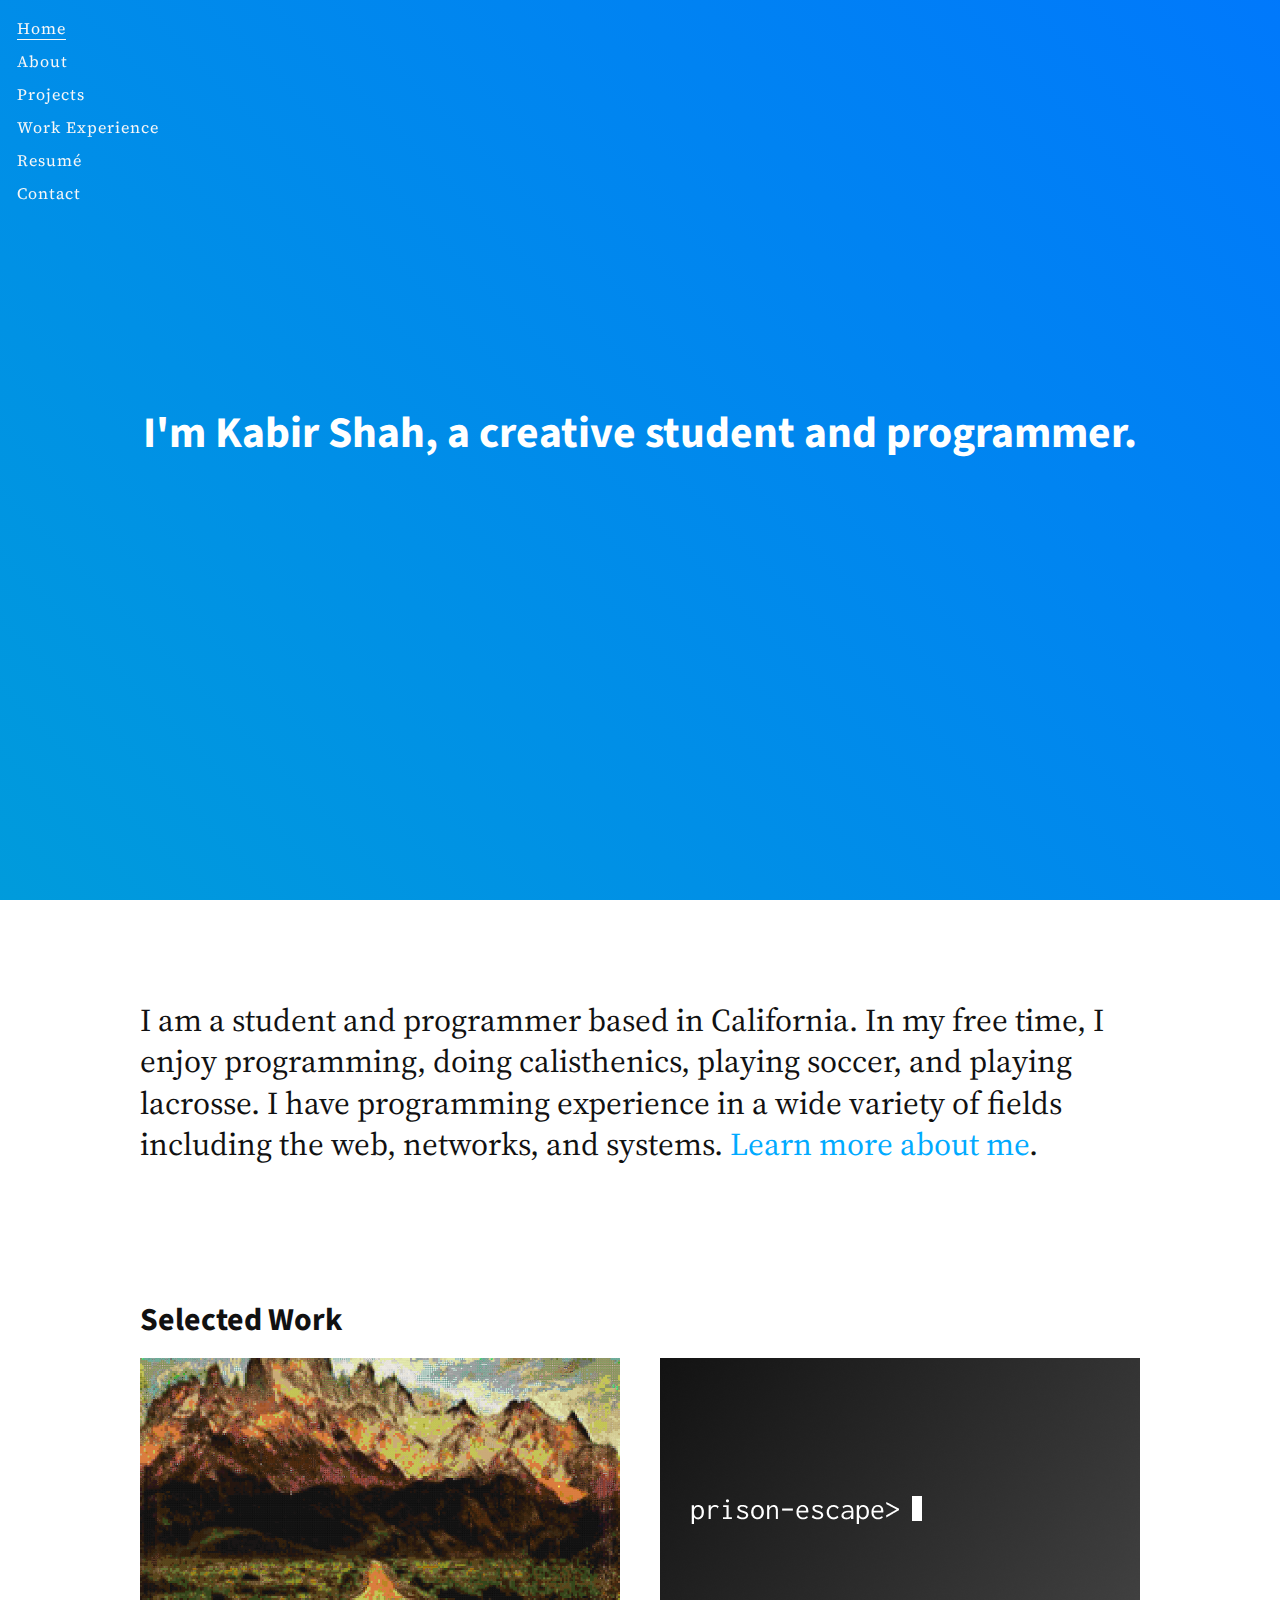
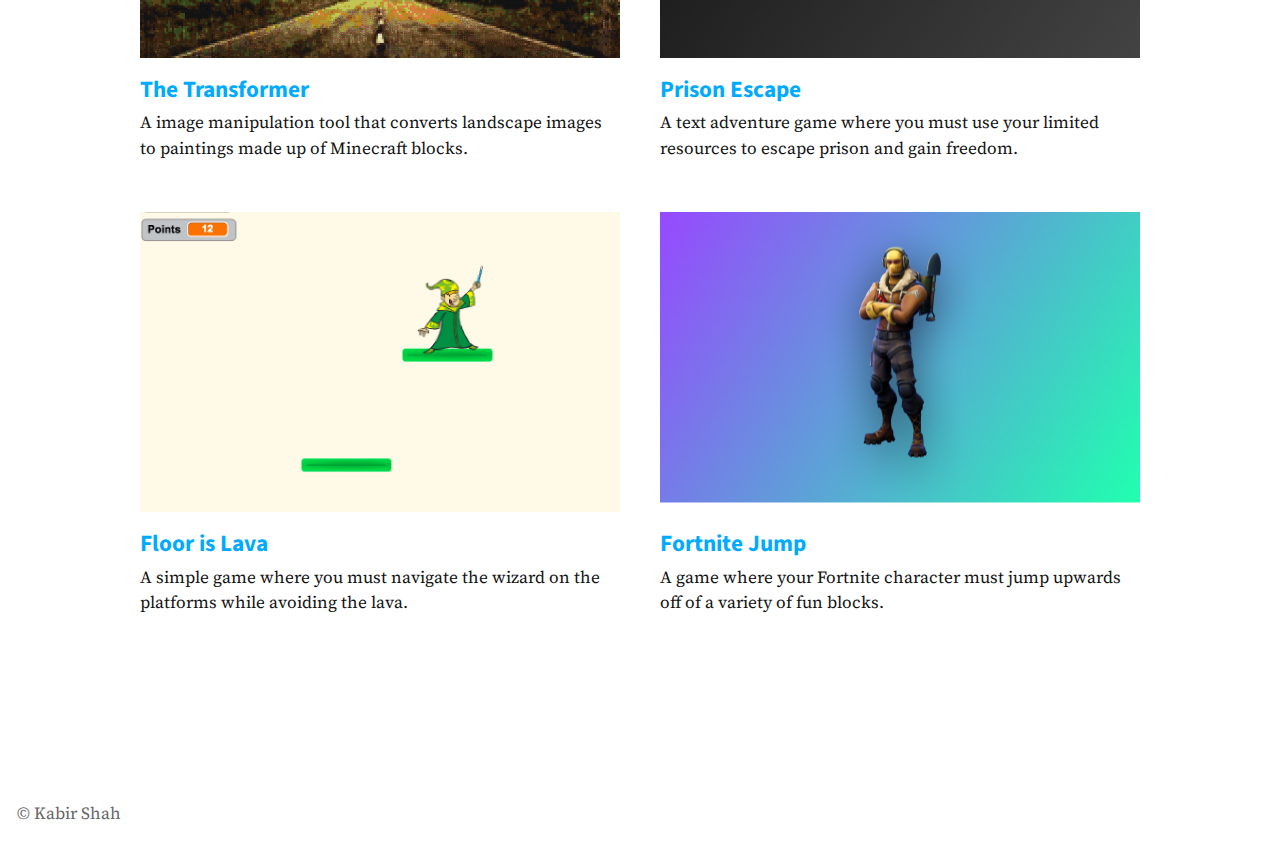
<file: index.html>
<!DOCTYPE html>
<html>
   <head>
      <meta charset="UTF-8" />
      <meta http-equiv="X-UA-Compatible" content="IE=edge" />
      <meta name="viewport" content="width=device-width, initial-scale=1" />
      <meta name="author" content="Kabir Shah" />

      <title>Kabir Shah</title>

      <link
         href="https://fonts.googleapis.com/css?family=Source+Serif+Pro|Source+Sans+Pro:700"
         rel="stylesheet"
      />
      <link rel="stylesheet" href="./css/styles.css" type="text/css" />
      <link rel="stylesheet" href="./css/index.css" type="text/css" />
   </head>
   <body>
      <ul class="nav">
         <li><a href="./index.html" class="nav-active">Home</a></li>
         <li><a href="./Shah_about.html">About</a></li>
         <li><a href="./Shah_projects.html">Projects</a></li>
         <li><a href="./Shah_work_experience.html">Work Experience</a></li>
         <li><a href="./Shah_resume.html">Resumé</a></li>
         <li><a href="./Shah_contact.html">Contact</a></li>
      </ul>

      <div class="head">
         <div class="head-content">
            <h1>I'm Kabir Shah, a creative student and programmer.</h1>
         </div>
      </div>

      <div class="about container">
         <div class="about-content">
            <h3>
               I am a student and programmer based in California. In my free
               time, I enjoy programming, doing calisthenics, playing soccer,
               and playing lacrosse. I have programming experience in a wide
               variety of fields including the web, networks, and systems.
               <a href="./Shah_about.html">Learn more about me</a>.
            </h3>
         </div>
      </div>

      <div class="projects container">
         <h3>Selected Work</h3>
         <div class="project-row">
            <div class="project">
               <div id="transformer" class="project-img"></div>
               <div class="project-body">
                  <h5>
                     <a
                        href="https://docs.google.com/document/d/13wYG18P2NYIi_PGDrgQmSY7dYRZlRX-B2qSr_Qr5CoM/edit?usp=sharing"
                        target="_blank"
                        >The Transformer</a
                     >
                  </h5>
                  <p>
                     A image manipulation tool that converts landscape images to
                     paintings made up of Minecraft blocks.
                  </p>
               </div>
            </div>
            <div class="project">
               <div id="prison-escape" class="project-img"></div>
               <div class="project-body">
                  <h5>
                     <a
                        href="https://docs.google.com/document/d/1Vxxy5CGIKW8MV4z2q3ixXPbpRcn5qQAUmrj7liJvb_k/edit?usp=sharing"
                        target="_blank"
                        >Prison Escape</a
                     >
                  </h5>
                  <p>
                     A text adventure game where you must use your limited
                     resources to escape prison and gain freedom.
                  </p>
               </div>
            </div>
         </div>
         <div class="project-row">
            <div class="project">
               <div id="floor-is-lava" class="project-img"></div>
               <div class="project-body">
                  <h5>
                     <a
                        href="https://scratch.mit.edu/projects/244993005/"
                        target="_blank"
                        >Floor is Lava</a
                     >
                  </h5>
                  <p>
                     A simple game where you must navigate the wizard on the
                     platforms while avoiding the lava.
                  </p>
               </div>
            </div>
            <div class="project">
               <div id="fortnite-jump" class="project-img"></div>
               <div class="project-body">
                  <h5>
                     <a
                        href="https://docs.google.com/document/d/1ekbF12xk-R7WC6VSkMGIB3aj7EQ2e3YHWIgqArC88A4/edit?usp=sharing"
                        target="_blank"
                        >Fortnite Jump</a
                     >
                  </h5>
                  <p>
                     A game where your Fortnite character must jump upwards off
                     of a variety of fun blocks.
                  </p>
               </div>
            </div>
         </div>
      </div>

      <footer>
         <p>&copy; Kabir Shah</p>
      </footer>

      <script type="text/javascript" src="./js/index.js"></script>
   </body>
</html>
</file>
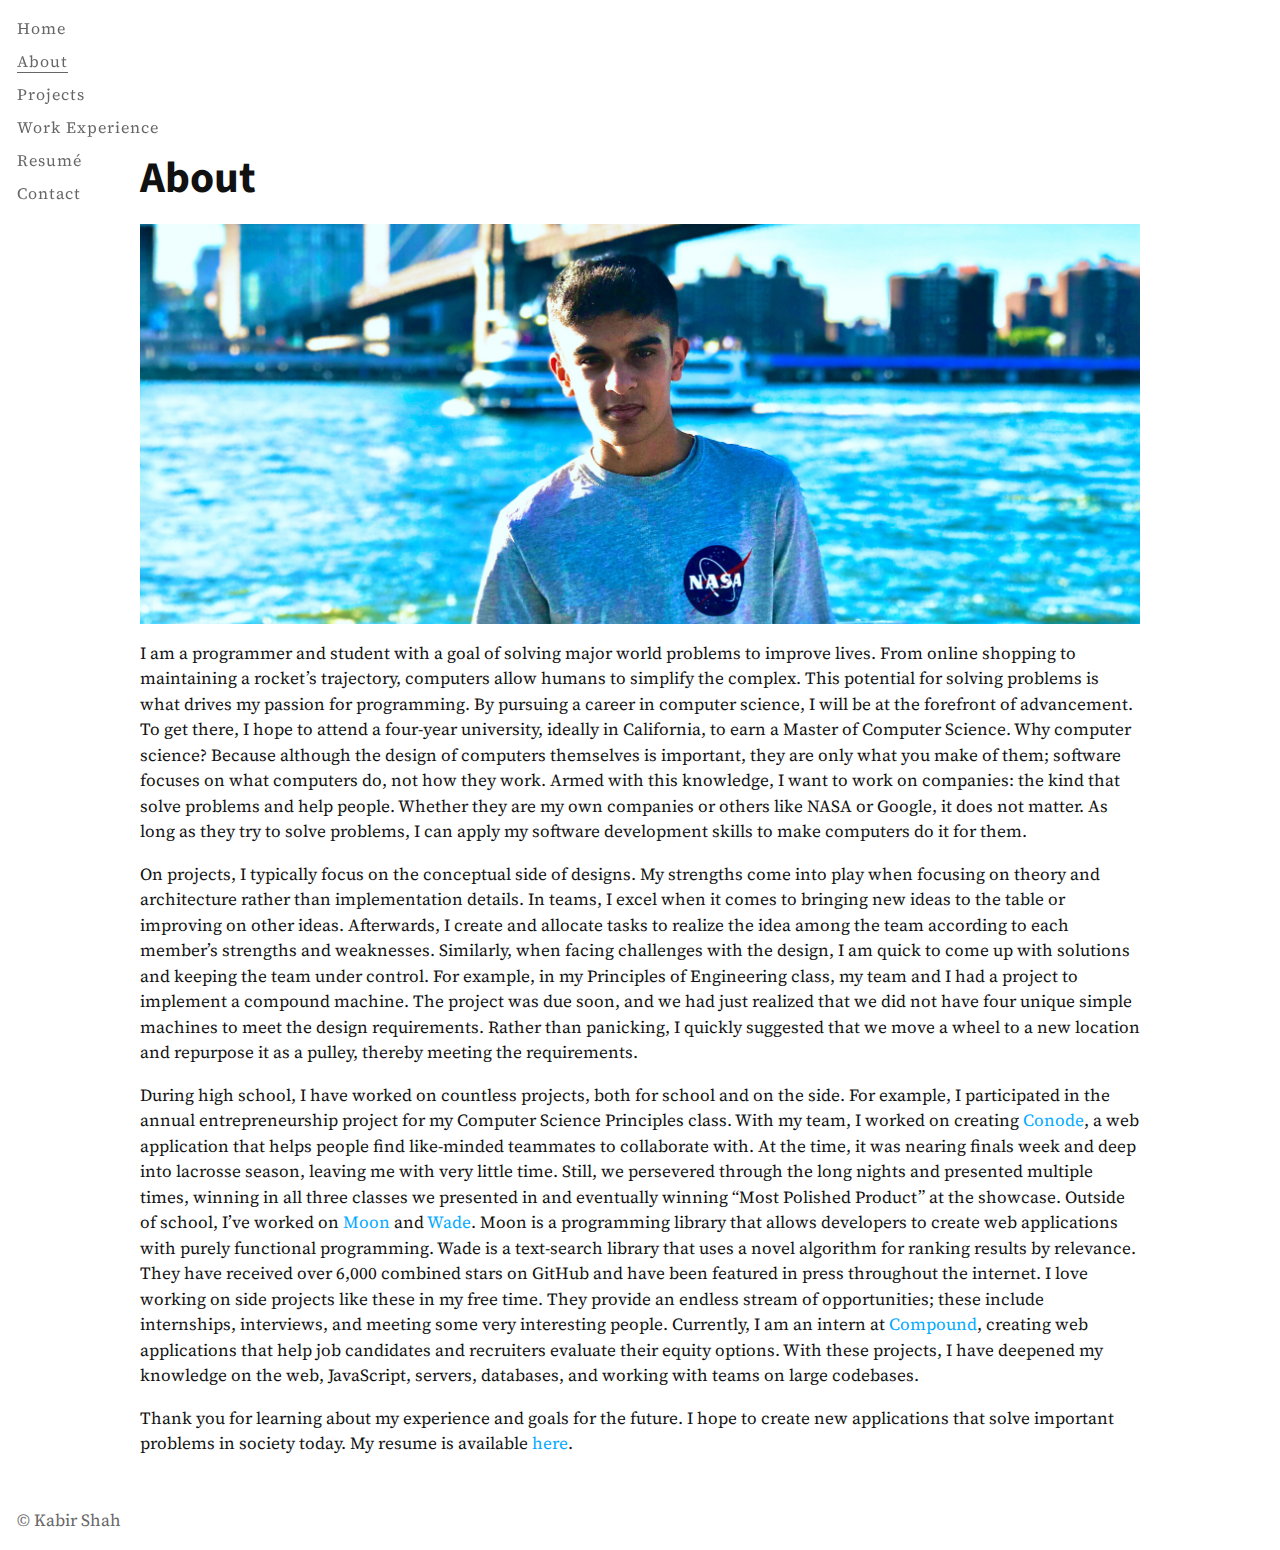
<file: Shah_about.html>
<!DOCTYPE html>
<html>
	<head>
		<meta charset="UTF-8">
		<meta http-equiv="X-UA-Compatible" content="IE=edge">
		<meta name="viewport" content="width=device-width, initial-scale=1">
		<meta name="author" content="Kabir Shah">

		<title>Kabir Shah</title>

		<link href="https://fonts.googleapis.com/css?family=Source+Serif+Pro|Source+Sans+Pro:700" rel="stylesheet"/>
		<link rel="stylesheet" href="./css/styles.css" type="text/css"/>
		<link rel="stylesheet" href="./css/about.css" type="text/css"/>
	</head>
	<body>
		<ul class="nav">
			<li><a href="./index.html">Home</a></li>
			<li><a href="./Shah_about.html" class="nav-active">About</a></li>
			<li><a href="./Shah_projects.html">Projects</a></li>
			<li><a href="./Shah_work_experience.html">Work Experience</a></li>
         <li><a href="./Shah_resume.html">Resumé</a></li>
			<li><a href="./Shah_contact.html">Contact</a></li>
		</ul>

		<div class="about container">
			<h1>About</h1>
			<div class="about-portrait"></div>
			<p>I am a programmer and student with a goal of solving major world problems to improve lives. From online shopping to maintaining a rocket’s trajectory, computers allow humans to simplify the complex. This potential for solving problems is what drives my passion for programming. By pursuing a career in computer science, I will be at the forefront of advancement. To get there, I hope to attend a four-year university, ideally in California, to earn a Master of Computer Science. Why computer science? Because although the design of computers themselves is important, they are only what you make of them; software focuses on what computers do, not how they work. Armed with this knowledge, I want to work on companies: the kind that solve problems and help people. Whether they are my own companies or others like NASA or Google, it does not matter. As long as they try to solve problems, I can apply my software development skills to make computers do it for them.</p>
			<p>On projects, I typically focus on the conceptual side of designs. My strengths come into play when focusing on theory and architecture rather than implementation details. In teams, I excel when it comes to bringing new ideas to the table or improving on other ideas. Afterwards, I create and allocate tasks to realize the idea among the team according to each member’s strengths and weaknesses. Similarly, when facing challenges with the design, I am quick to come up with solutions and keeping the team under control. For example, in my Principles of Engineering class, my team and I had a project to implement a compound machine. The project was due soon, and we had just realized that we did not have four unique simple machines to meet the design requirements. Rather than panicking, I quickly suggested that we move a wheel to a new location and repurpose it as a pulley, thereby meeting the requirements.</p>
			<p>During high school, I have worked on countless projects, both for school and on the side. For example, I participated in the annual entrepreneurship project for my Computer Science Principles class. With my team, I worked on creating <a href="https://conode.co">Conode</a>, a web application that helps people find like-minded teammates to collaborate with. At the time, it was nearing finals week and deep into lacrosse season, leaving me with very little time. Still, we persevered through the long nights and presented multiple times, winning in all three classes we presented in and eventually winning “Most Polished Product” at the showcase. Outside of school, I’ve worked on <a href="https://kbrsh.github.io/moon">Moon</a> and <a href="https://github.com/kbrsh/wade">Wade</a>. Moon is a programming library that allows developers to create web applications with purely functional programming. Wade is a text-search library that uses a novel algorithm for ranking results by relevance. They have received over 6,000 combined stars on GitHub and have been featured in press throughout the internet. I love working on side projects like these in my free time. They provide an endless stream of opportunities; these include internships, interviews, and meeting some very interesting people. Currently, I am an intern at <a href="https://withcompound.com">Compound</a>, creating web applications that help job candidates and recruiters evaluate their equity options. With these projects, I have deepened my knowledge on the web, JavaScript, servers, databases, and working with teams on large codebases.</p>
			<p>Thank you for learning about my experience and goals for the future. I hope to create new applications that solve important problems in society today. My resume is available <a href="./resume.pdf" target="_blank">here</a>.</p>
		</div>

		<footer>
			<p>&copy; Kabir Shah</p>
		</footer>
	</body>
</html>
</file>
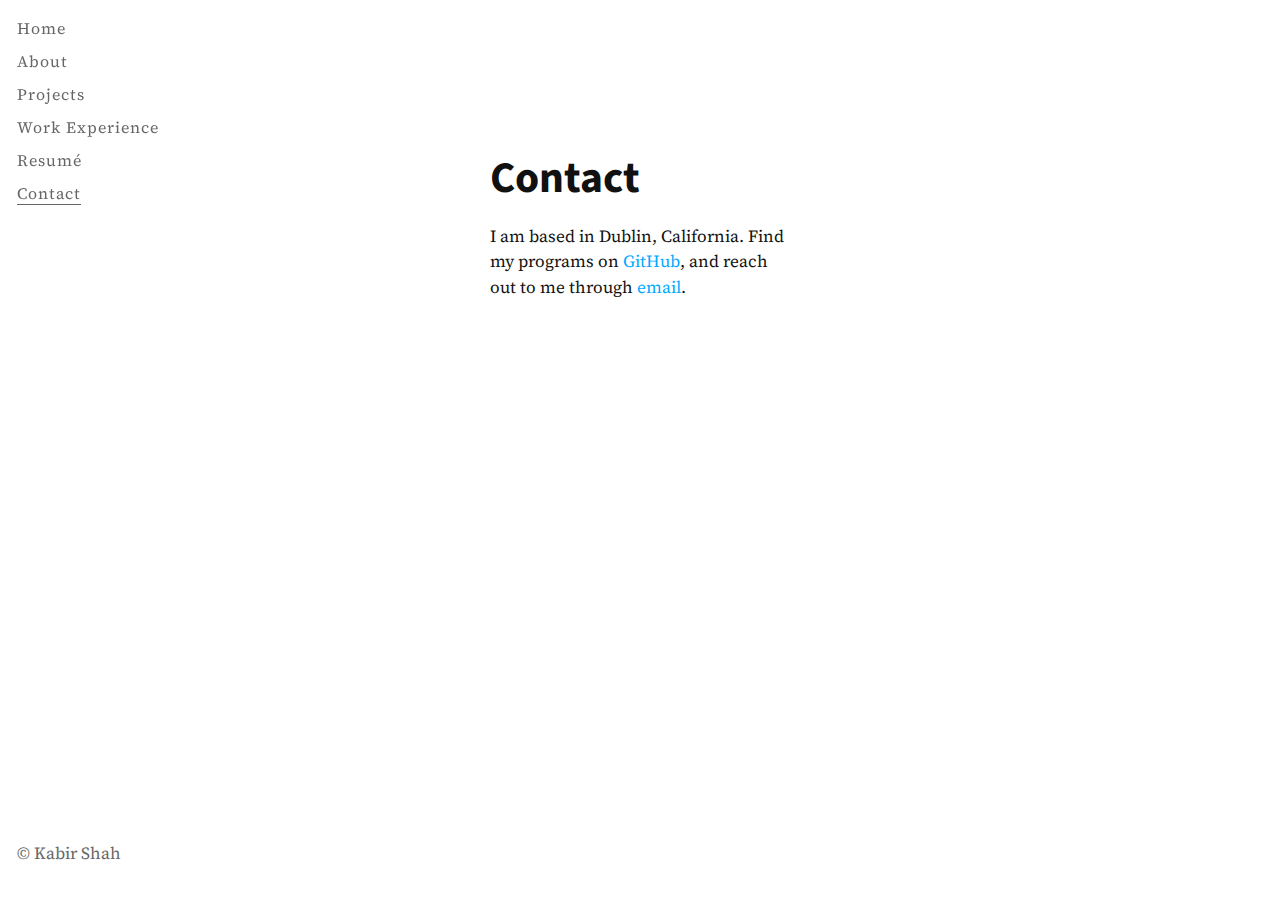
<file: Shah_contact.html>
<!DOCTYPE html>
<html>
	<head>
		<meta charset="UTF-8">
		<meta http-equiv="X-UA-Compatible" content="IE=edge">
		<meta name="viewport" content="width=device-width, initial-scale=1">
		<meta name="author" content="Kabir Shah">

		<title>Kabir Shah</title>

		<link href="https://fonts.googleapis.com/css?family=Source+Serif+Pro|Source+Sans+Pro:700" rel="stylesheet"/>
		<link rel="stylesheet" href="./css/styles.css" type="text/css"/>
		<link rel="stylesheet" href="./css/contact.css" type="text/css"/>
	</head>
	<body>
		<ul class="nav">
			<li><a href="./index.html">Home</a></li>
			<li><a href="./Shah_about.html">About</a></li>
			<li><a href="./Shah_projects.html">Projects</a></li>
			<li><a href="./Shah_work_experience.html">Work Experience</a></li>
         <li><a href="./Shah_resume.html">Resumé</a></li>
			<li><a href="./Shah_contact.html" class="nav-active">Contact</a></li>
		</ul>

		<div class="contact container">
			<h1>Contact</h1>
			<p>I am based in Dublin, California. Find my programs on <a href="https://github.com/kabir-shah">GitHub</a>, and reach out to me through <a href="mailto:iamkbrsh@gmail.com">email</a>.</p>
		</div>

		<footer>
			<p>&copy; Kabir Shah</p>
		</footer>
	</body>
</html>
</file>
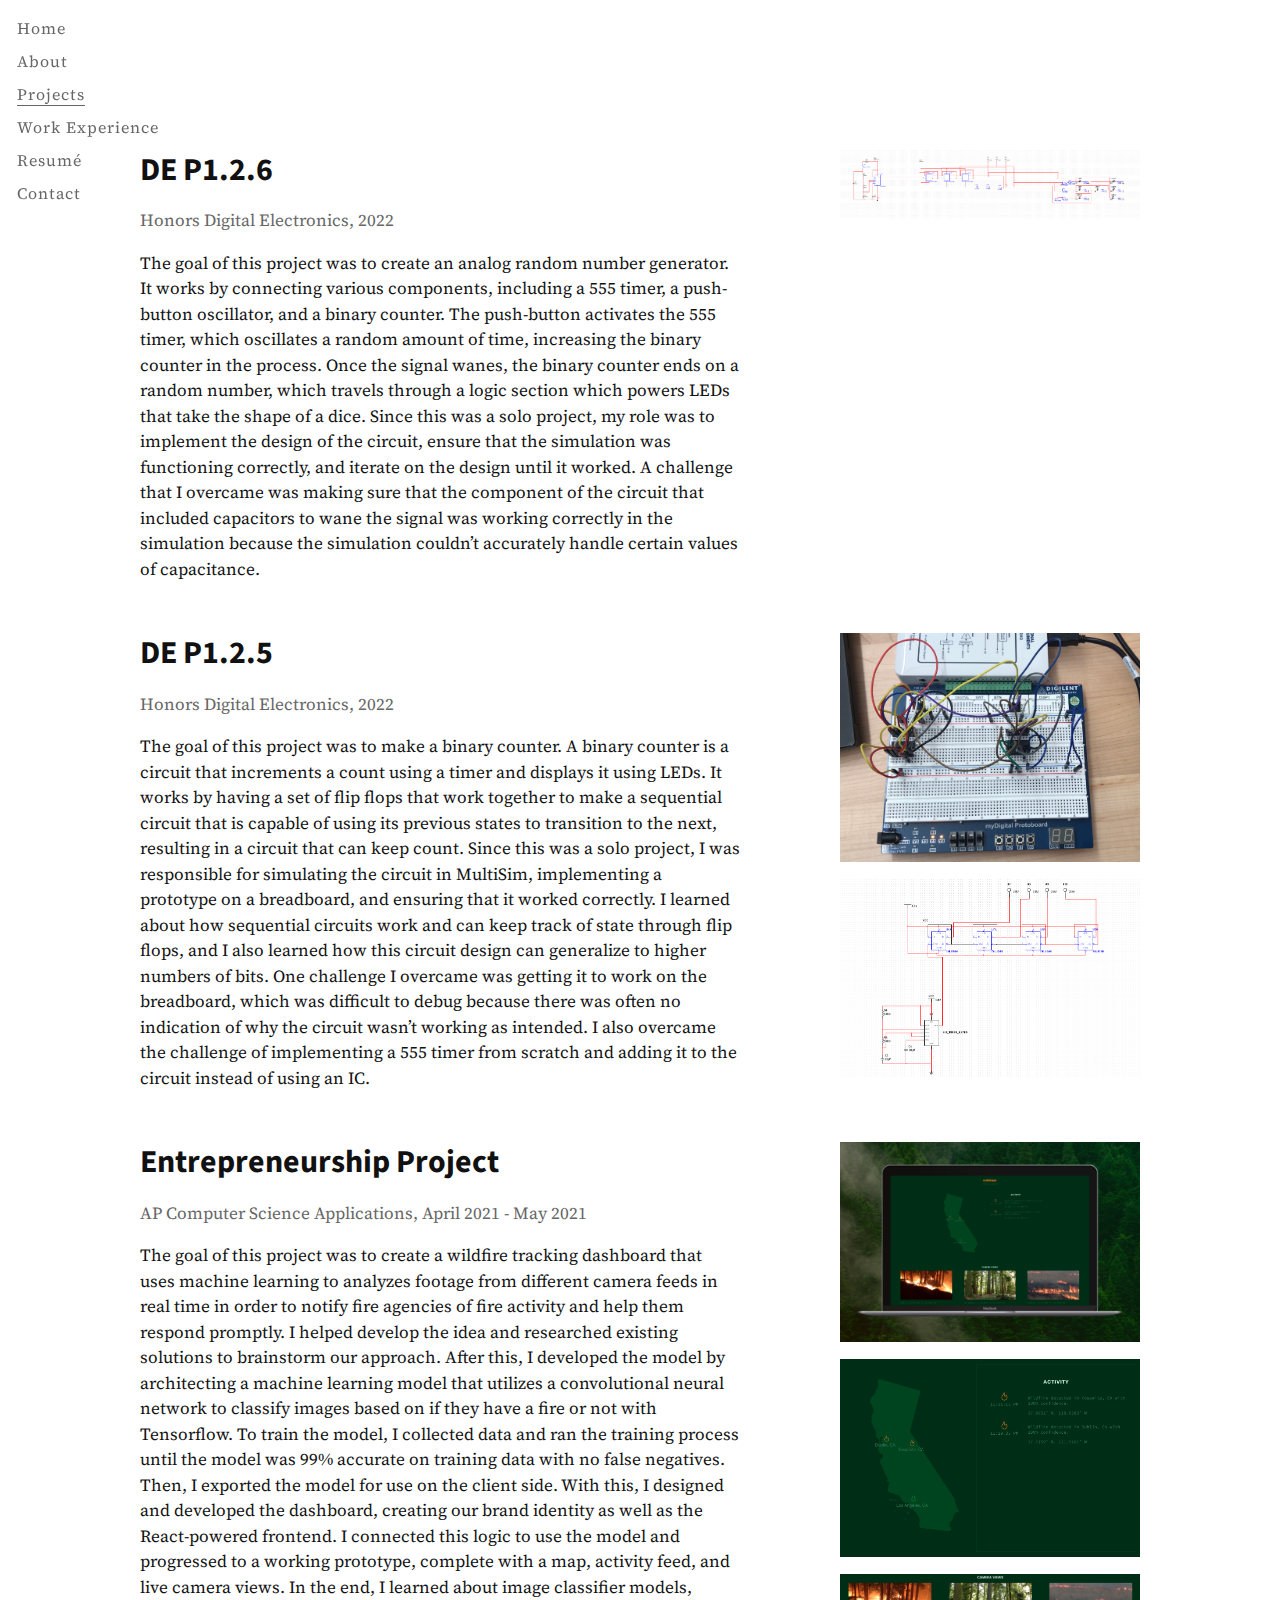
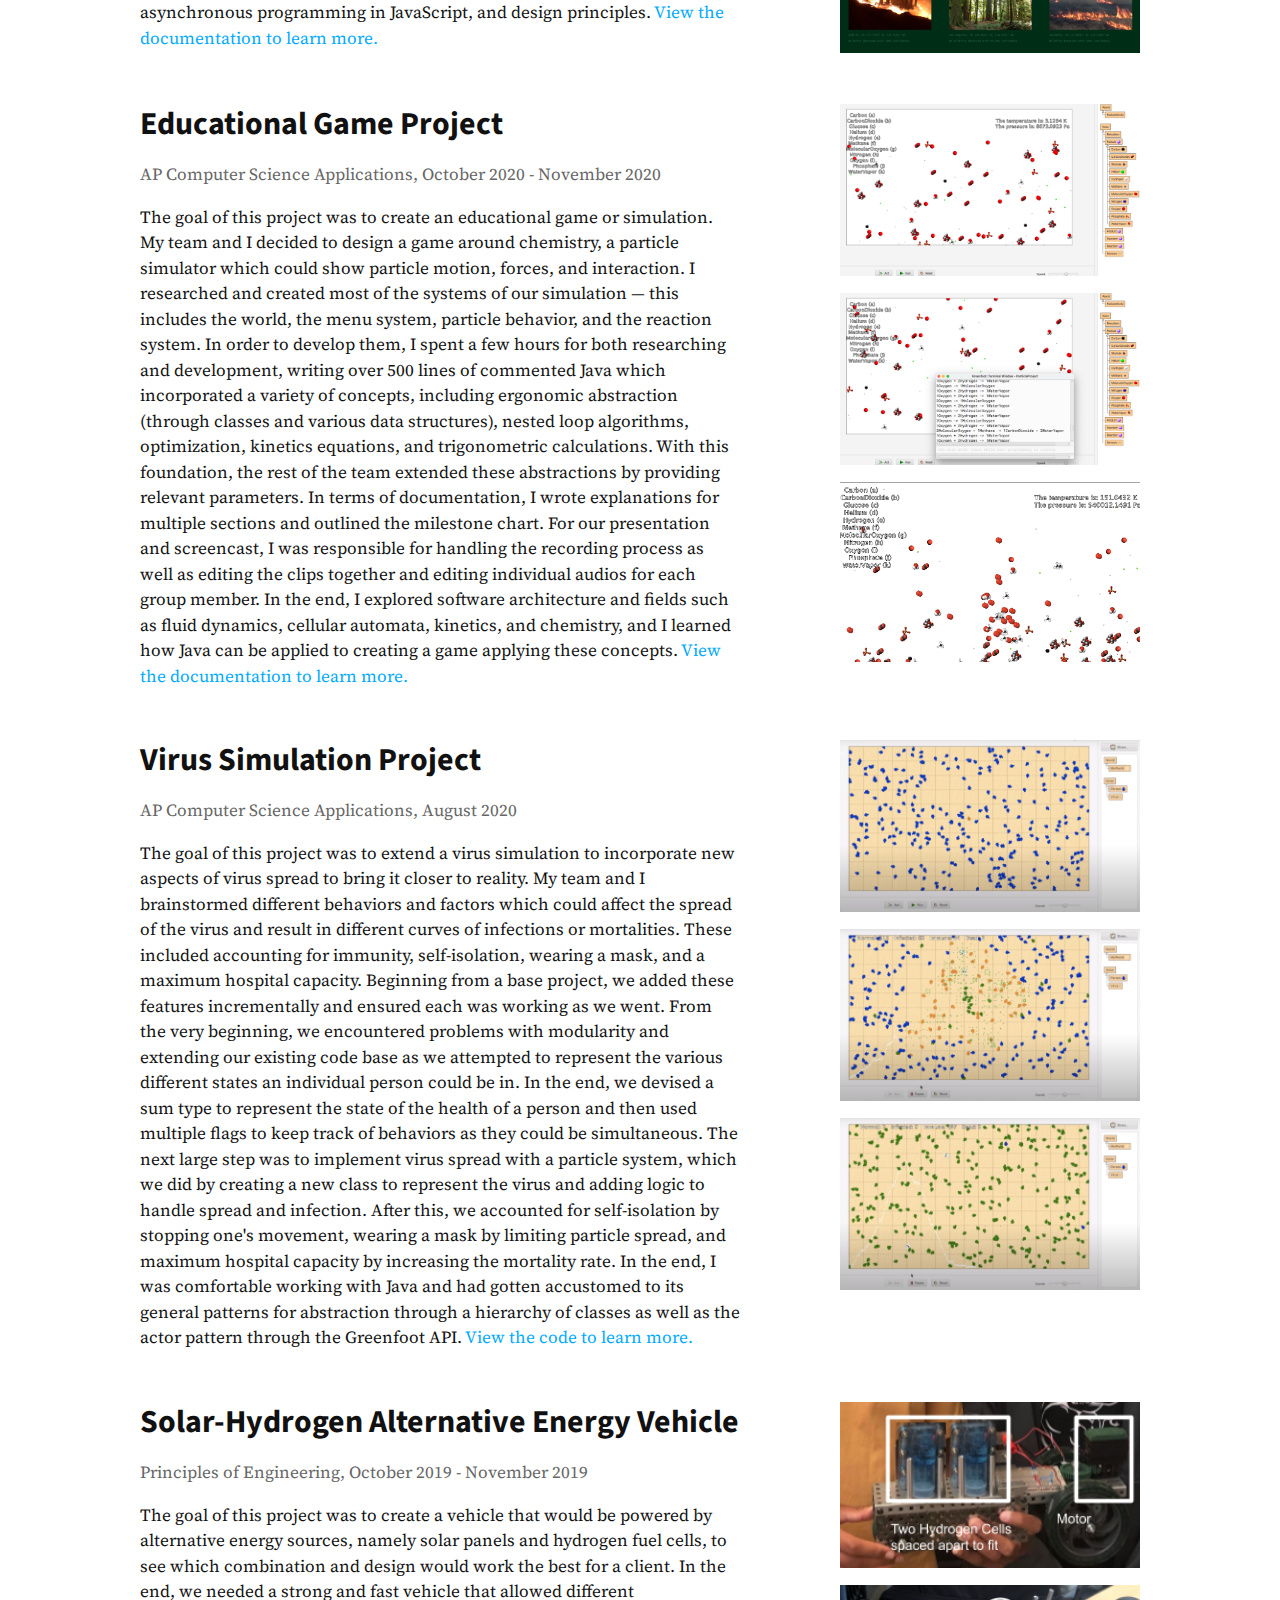
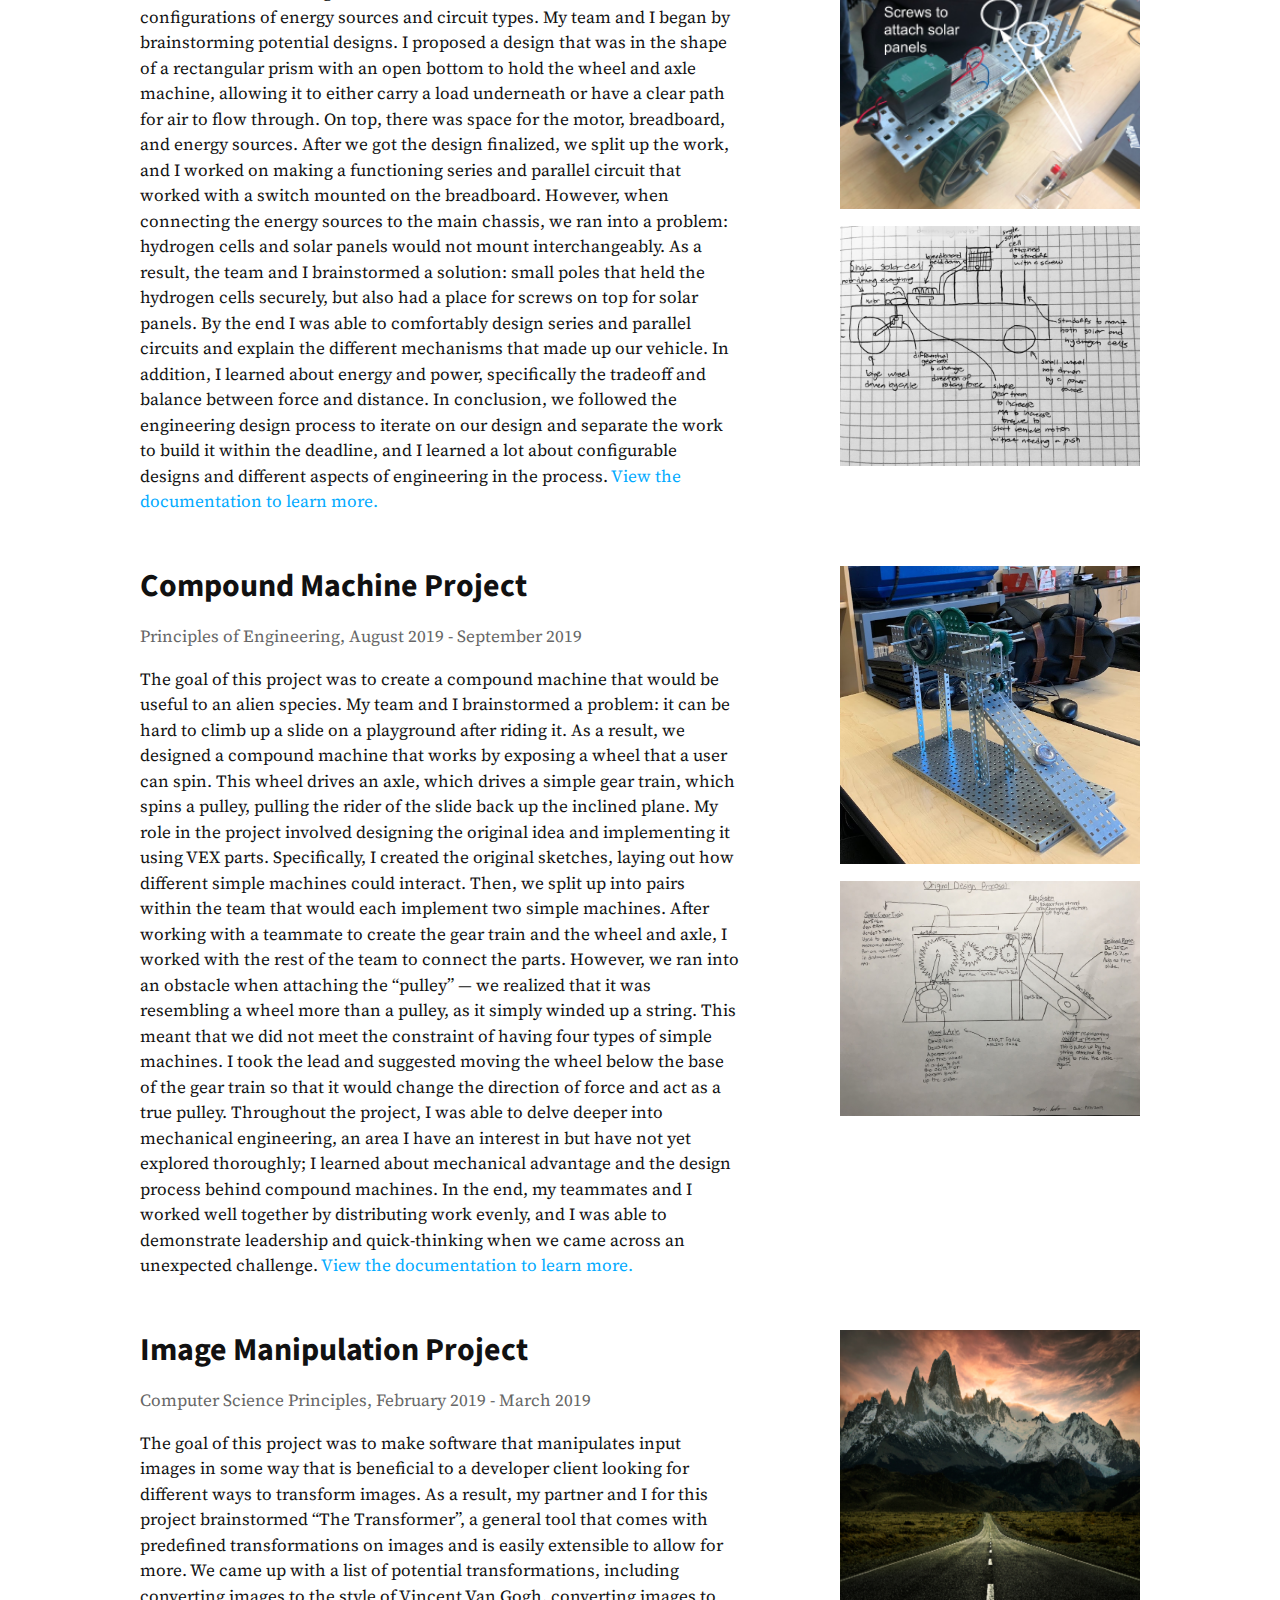
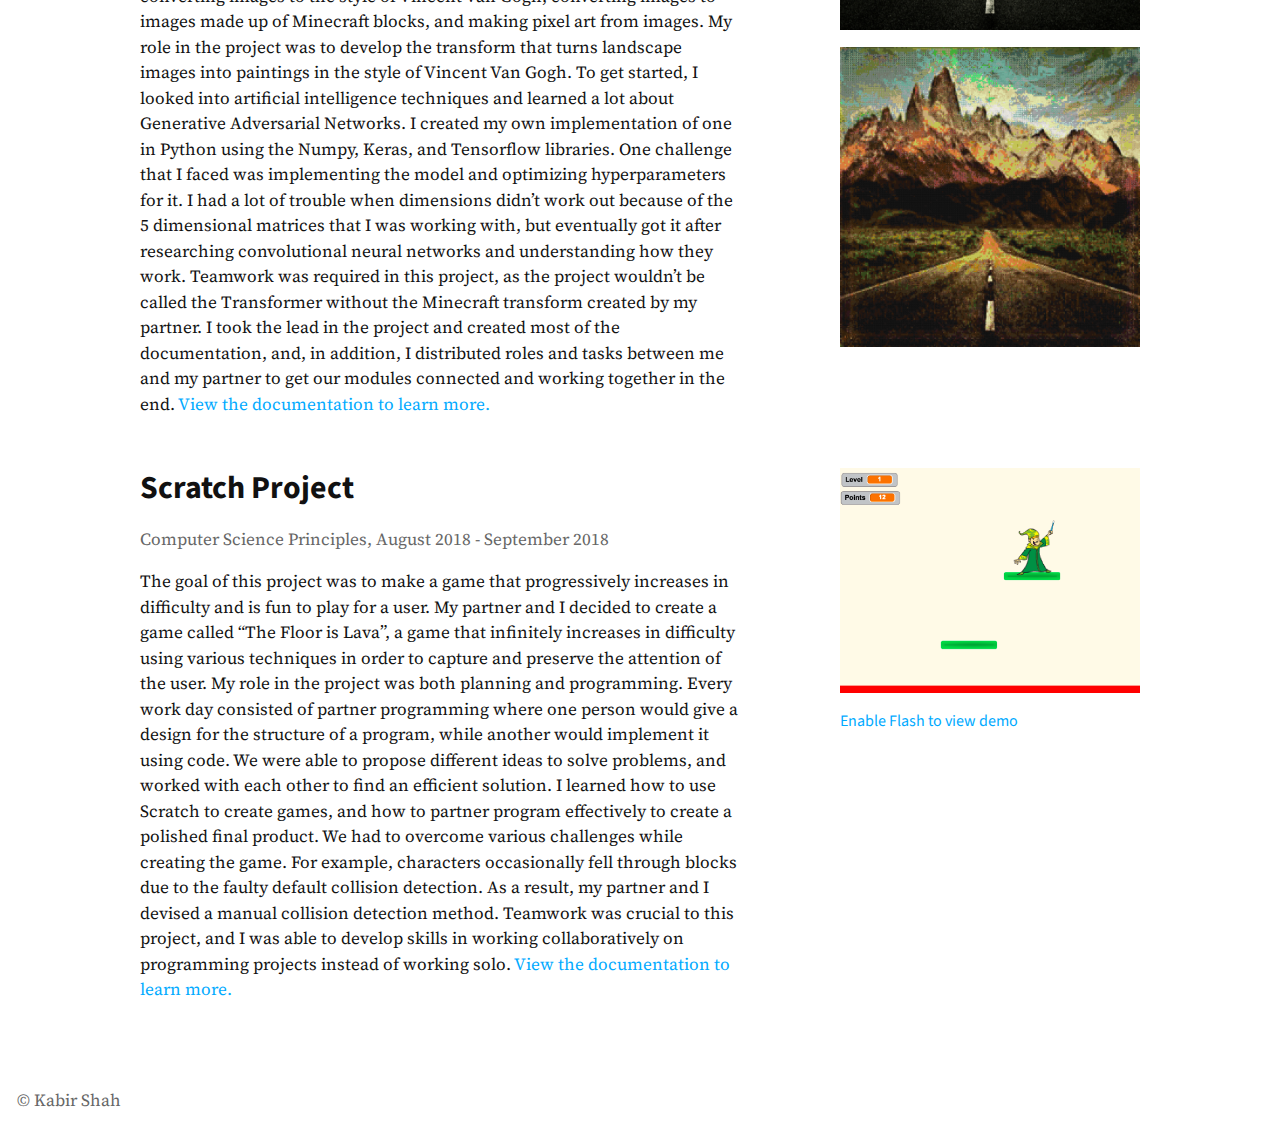
<file: Shah_projects.html>
<!DOCTYPE html>
<html>
   <head>
      <meta charset="UTF-8" />
      <meta http-equiv="X-UA-Compatible" content="IE=edge" />
      <meta name="viewport" content="width=device-width, initial-scale=1" />
      <meta name="author" content="Kabir Shah" />

      <title>Kabir Shah</title>

      <link
         href="https://fonts.googleapis.com/css?family=Source+Serif+Pro|Source+Sans+Pro:700"
         rel="stylesheet"
      />
      <link rel="stylesheet" href="./css/styles.css" type="text/css" />
      <link rel="stylesheet" href="./css/projects.css" type="text/css" />
   </head>
   <body>
      <ul class="nav">
         <li><a href="./index.html">Home</a></li>
         <li><a href="./Shah_about.html">About</a></li>
         <li><a href="./Shah_projects.html" class="nav-active">Projects</a></li>
         <li><a href="./Shah_work_experience.html">Work Experience</a></li>
         <li><a href="./Shah_resume.html">Resumé</a></li>
         <li><a href="./Shah_contact.html">Contact</a></li>
      </ul>

      <div class="projects container">
         <div class="project">
            <div class="project-content">
               <h3>DE P1.2.6</h3>
               <p class="project-date">Honors Digital Electronics, 2022</p>
               <p>
                  The goal of this project was to create an analog random number
                  generator. It works by connecting various components,
                  including a 555 timer, a push-button oscillator, and a binary
                  counter. The push-button activates the 555 timer, which
                  oscillates a random amount of time, increasing the binary
                  counter in the process. Once the signal wanes, the binary
                  counter ends on a random number, which travels through a logic
                  section which powers LEDs that take the shape of a dice. Since
                  this was a solo project, my role was to implement the design
                  of the circuit, ensure that the simulation was functioning
                  correctly, and iterate on the design until it worked. A
                  challenge that I overcame was making sure that the component
                  of the circuit that included capacitors to wane the signal was
                  working correctly in the simulation because the simulation
                  couldn’t accurately handle certain values of capacitance.
               </p>
            </div>
            <div class="project-media">
               <img src="./img/de_1.2.6.png" width="300" />
            </div>
         </div>

         <div class="project">
            <div class="project-content">
               <h3>DE P1.2.5</h3>
               <p class="project-date">Honors Digital Electronics, 2022</p>
               <p>
                  The goal of this project was to make a binary counter. A
                  binary counter is a circuit that increments a count using a
                  timer and displays it using LEDs. It works by having a set of
                  flip flops that work together to make a sequential circuit
                  that is capable of using its previous states to transition to
                  the next, resulting in a circuit that can keep count. Since
                  this was a solo project, I was responsible for simulating the
                  circuit in MultiSim, implementing a prototype on a breadboard,
                  and ensuring that it worked correctly. I learned about how
                  sequential circuits work and can keep track of state through
                  flip flops, and I also learned how this circuit design can
                  generalize to higher numbers of bits. One challenge I overcame
                  was getting it to work on the breadboard, which was difficult
                  to debug because there was often no indication of why the
                  circuit wasn’t working as intended. I also overcame the
                  challenge of implementing a 555 timer from scratch and adding
                  it to the circuit instead of using an IC.
               </p>
            </div>
            <div class="project-media">
               <img src="./img/de_1.2.5_1.jpg" width="300" />
               <img src="./img/de_1.2.5_2.png" width="300" />
            </div>
         </div>
         <div class="project">
            <div class="project-content">
               <h3>Entrepreneurship Project</h3>
               <p class="project-date">
                  AP Computer Science Applications, April 2021 - May 2021
               </p>
               <p>
                  The goal of this project was to create a wildfire tracking
                  dashboard that uses machine learning to analyzes footage from
                  different camera feeds in real time in order to notify fire
                  agencies of fire activity and help them respond promptly. I
                  helped develop the idea and researched existing solutions to
                  brainstorm our approach. After this, I developed the model by
                  architecting a machine learning model that utilizes a
                  convolutional neural network to classify images based on if
                  they have a fire or not with Tensorflow. To train the model, I
                  collected data and ran the training process until the model
                  was 99% accurate on training data with no false negatives.
                  Then, I exported the model for use on the client side. With
                  this, I designed and developed the dashboard, creating our
                  brand identity as well as the React-powered frontend. I
                  connected this logic to use the model and progressed to a
                  working prototype, complete with a map, activity feed, and
                  live camera views. In the end, I learned about image
                  classifier models, asynchronous programming in JavaScript, and
                  design principles.
                  <a
                     href="https://docs.google.com/document/d/1_HeQFFsSfnsFTZ7AhgelymRQ2-P_HcWDCdpsYpdHMJQ/edit?usp=sharing"
                     target="_blank"
                     >View the documentation to learn more.</a
                  >
               </p>
            </div>
            <div class="project-media">
               <img src="./img/coblaze-1.png" width="300" />
               <img src="./img/coblaze-2.png" width="300" />
               <img src="./img/coblaze-3.png" width="300" />
            </div>
         </div>

         <div class="project">
            <div class="project-content">
               <h3>Educational Game Project</h3>
               <p class="project-date">
                  AP Computer Science Applications, October 2020 - November 2020
               </p>
               <p>
                  The goal of this project was to create an educational game or
                  simulation. My team and I decided to design a game around
                  chemistry, a particle simulator which could show particle
                  motion, forces, and interaction. I researched and created most
                  of the systems of our simulation — this includes the world,
                  the menu system, particle behavior, and the reaction system.
                  In order to develop them, I spent a few hours for both
                  researching and development, writing over 500 lines of
                  commented Java which incorporated a variety of concepts,
                  including ergonomic abstraction (through classes and various
                  data structures), nested loop algorithms, optimization,
                  kinetics equations, and trigonometric calculations. With this
                  foundation, the rest of the team extended these abstractions
                  by providing relevant parameters. In terms of documentation, I
                  wrote explanations for multiple sections and outlined the
                  milestone chart. For our presentation and screencast, I was
                  responsible for handling the recording process as well as
                  editing the clips together and editing individual audios for
                  each group member. In the end, I explored software
                  architecture and fields such as fluid dynamics, cellular
                  automata, kinetics, and chemistry, and I learned how Java can
                  be applied to creating a game applying these concepts.
                  <a
                     href="https://docs.google.com/document/d/1ANI8RqSQFDXlNTwQi9ep0p1r9RSgvVhq54INvthDksE/edit?usp=sharing"
                     target="_blank"
                     >View the documentation to learn more.</a
                  >
               </p>
            </div>
            <div class="project-media">
               <img src="./img/particle-1.png" width="300" />
               <img src="./img/particle-2.png" width="300" />
               <img src="./img/particle-3.png" width="300" />
            </div>
         </div>

         <div class="project">
            <div class="project-content">
               <h3>Virus Simulation Project</h3>
               <p class="project-date">
                  AP Computer Science Applications, August 2020
               </p>
               <p>
                  The goal of this project was to extend a virus simulation to
                  incorporate new aspects of virus spread to bring it closer to
                  reality. My team and I brainstormed different behaviors and
                  factors which could affect the spread of the virus and result
                  in different curves of infections or mortalities. These
                  included accounting for immunity, self-isolation, wearing a
                  mask, and a maximum hospital capacity. Beginning from a base
                  project, we added these features incrementally and ensured
                  each was working as we went. From the very beginning, we
                  encountered problems with modularity and extending our
                  existing code base as we attempted to represent the various
                  different states an individual person could be in. In the end,
                  we devised a sum type to represent the state of the health of
                  a person and then used multiple flags to keep track of
                  behaviors as they could be simultaneous. The next large step
                  was to implement virus spread with a particle system, which we
                  did by creating a new class to represent the virus and adding
                  logic to handle spread and infection. After this, we accounted
                  for self-isolation by stopping one's movement, wearing a mask
                  by limiting particle spread, and maximum hospital capacity by
                  increasing the mortality rate. In the end, I was comfortable
                  working with Java and had gotten accustomed to its general
                  patterns for abstraction through a hierarchy of classes as
                  well as the actor pattern through the Greenfoot API.
                  <a
                     href="https://github.com/kabir-shah/CovidSimulator"
                     target="_blank"
                     >View the code to learn more.</a
                  >
               </p>
            </div>
            <div class="project-media">
               <img src="./img/virus-1.png" width="300" />
               <img src="./img/virus-2.png" width="300" />
               <img src="./img/virus-3.png" width="300" />
            </div>
         </div>

         <div class="project">
            <div class="project-content">
               <h3>Solar-Hydrogen Alternative Energy Vehicle</h3>
               <p class="project-date">
                  Principles of Engineering, October 2019 - November 2019
               </p>
               <p>
                  The goal of this project was to create a vehicle that would be
                  powered by alternative energy sources, namely solar panels and
                  hydrogen fuel cells, to see which combination and design would
                  work the best for a client. In the end, we needed a strong and
                  fast vehicle that allowed different configurations of energy
                  sources and circuit types. My team and I began by
                  brainstorming potential designs. I proposed a design that was
                  in the shape of a rectangular prism with an open bottom to
                  hold the wheel and axle machine, allowing it to either carry a
                  load underneath or have a clear path for air to flow through.
                  On top, there was space for the motor, breadboard, and energy
                  sources. After we got the design finalized, we split up the
                  work, and I worked on making a functioning series and parallel
                  circuit that worked with a switch mounted on the breadboard.
                  However, when connecting the energy sources to the main
                  chassis, we ran into a problem: hydrogen cells and solar
                  panels would not mount interchangeably. As a result, the team
                  and I brainstormed a solution: small poles that held the
                  hydrogen cells securely, but also had a place for screws on
                  top for solar panels. By the end I was able to comfortably
                  design series and parallel circuits and explain the different
                  mechanisms that made up our vehicle. In addition, I learned
                  about energy and power, specifically the tradeoff and balance
                  between force and distance. In conclusion, we followed the
                  engineering design process to iterate on our design and
                  separate the work to build it within the deadline, and I
                  learned a lot about configurable designs and different aspects
                  of engineering in the process.
                  <a
                     href="https://docs.google.com/document/d/1YmEg3Oh-OVUySMQKGNa0DWEKZpFPfPPZzbIuZtLZ3PI/edit?usp=sharing"
                     target="_blank"
                     >View the documentation to learn more.</a
                  >
               </p>
            </div>
            <div class="project-media">
               <img src="./img/vehicle-1.png" width="300" />
               <img src="./img/vehicle-2.png" width="300" />
               <img src="./img/vehicle-3.jpg" width="300" />
            </div>
         </div>

         <div class="project">
            <div class="project-content">
               <h3>Compound Machine Project</h3>
               <p class="project-date">
                  Principles of Engineering, August 2019 - September 2019
               </p>
               <p>
                  The goal of this project was to create a compound machine that
                  would be useful to an alien species. My team and I
                  brainstormed a problem: it can be hard to climb up a slide on
                  a playground after riding it. As a result, we designed a
                  compound machine that works by exposing a wheel that a user
                  can spin. This wheel drives an axle, which drives a simple
                  gear train, which spins a pulley, pulling the rider of the
                  slide back up the inclined plane. My role in the project
                  involved designing the original idea and implementing it using
                  VEX parts. Specifically, I created the original sketches,
                  laying out how different simple machines could interact. Then,
                  we split up into pairs within the team that would each
                  implement two simple machines. After working with a teammate
                  to create the gear train and the wheel and axle, I worked with
                  the rest of the team to connect the parts. However, we ran
                  into an obstacle when attaching the “pulley” — we realized
                  that it was resembling a wheel more than a pulley, as it
                  simply winded up a string. This meant that we did not meet the
                  constraint of having four types of simple machines. I took the
                  lead and suggested moving the wheel below the base of the gear
                  train so that it would change the direction of force and act
                  as a true pulley. Throughout the project, I was able to delve
                  deeper into mechanical engineering, an area I have an interest
                  in but have not yet explored thoroughly; I learned about
                  mechanical advantage and the design process behind compound
                  machines. In the end, my teammates and I worked well together
                  by distributing work evenly, and I was able to demonstrate
                  leadership and quick-thinking when we came across an
                  unexpected challenge.
                  <a
                     href="https://docs.google.com/document/d/1eqwfr13zEHkuFWLmAfmA26uI9cKXycFBUFmCrXjEn94/edit?usp=sharing"
                     target="_blank"
                     >View the documentation to learn more.</a
                  >
               </p>
            </div>
            <div class="project-media">
               <img src="./img/infinity-slide-1.jpg" width="300" />
               <img src="./img/infinity-slide-2.jpg" width="300" />
            </div>
         </div>

         <div class="project">
            <div class="project-content">
               <h3>Image Manipulation Project</h3>
               <p class="project-date">
                  Computer Science Principles, February 2019 - March 2019
               </p>
               <p>
                  The goal of this project was to make software that manipulates
                  input images in some way that is beneficial to a developer
                  client looking for different ways to transform images. As a
                  result, my partner and I for this project brainstormed “The
                  Transformer”, a general tool that comes with predefined
                  transformations on images and is easily extensible to allow
                  for more. We came up with a list of potential transformations,
                  including converting images to the style of Vincent Van Gogh,
                  converting images to images made up of Minecraft blocks, and
                  making pixel art from images. My role in the project was to
                  develop the transform that turns landscape images into
                  paintings in the style of Vincent Van Gogh. To get started, I
                  looked into artificial intelligence techniques and learned a
                  lot about Generative Adversarial Networks. I created my own
                  implementation of one in Python using the Numpy, Keras, and
                  Tensorflow libraries. One challenge that I faced was
                  implementing the model and optimizing hyperparameters for it.
                  I had a lot of trouble when dimensions didn’t work out because
                  of the 5 dimensional matrices that I was working with, but
                  eventually got it after researching convolutional neural
                  networks and understanding how they work. Teamwork was
                  required in this project, as the project wouldn’t be called
                  the Transformer without the Minecraft transform created by my
                  partner. I took the lead in the project and created most of
                  the documentation, and, in addition, I distributed roles and
                  tasks between me and my partner to get our modules connected
                  and working together in the end.
                  <a
                     href="https://docs.google.com/document/d/13wYG18P2NYIi_PGDrgQmSY7dYRZlRX-B2qSr_Qr5CoM/edit?usp=sharing"
                     target="_blank"
                     >View the documentation to learn more.</a
                  >
               </p>
            </div>
            <div class="project-media">
               <img src="./img/transformer-1.png" width="300" />
               <img src="./img/transformer-2.png" width="300" />
            </div>
         </div>

         <div class="project">
            <div class="project-content">
               <h3>Scratch Project</h3>
               <p class="project-date">
                  Computer Science Principles, August 2018 - September 2018
               </p>
               <p>
                  The goal of this project was to make a game that progressively
                  increases in difficulty and is fun to play for a user. My
                  partner and I decided to create a game called “The Floor is
                  Lava”, a game that infinitely increases in difficulty using
                  various techniques in order to capture and preserve the
                  attention of the user. My role in the project was both
                  planning and programming. Every work day consisted of partner
                  programming where one person would give a design for the
                  structure of a program, while another would implement it using
                  code. We were able to propose different ideas to solve
                  problems, and worked with each other to find an efficient
                  solution. I learned how to use Scratch to create games, and
                  how to partner program effectively to create a polished final
                  product. We had to overcome various challenges while creating
                  the game. For example, characters occasionally fell through
                  blocks due to the faulty default collision detection. As a
                  result, my partner and I devised a manual collision detection
                  method. Teamwork was crucial to this project, and I was able
                  to develop skills in working collaboratively on programming
                  projects instead of working solo.
                  <a
                     href="https://docs.google.com/document/d/1dcdBwFx2ppOLvU_EoCNaKrQXJRb5UuRty-K9wvpdNXs/edit?usp=sharing"
                     target="_blank"
                     >View the documentation to learn more.</a
                  >
               </p>
            </div>
            <div class="project-media">
               <img src="./img/floor-is-lava.png" width="300" />
               <div id="scratch-embed"></div>
            </div>
         </div>
      </div>

      <footer>
         <p>&copy; Kabir Shah</p>
      </footer>

      <script type="text/javascript" src="./js/projects.js"></script>
   </body>
</html>
</file>
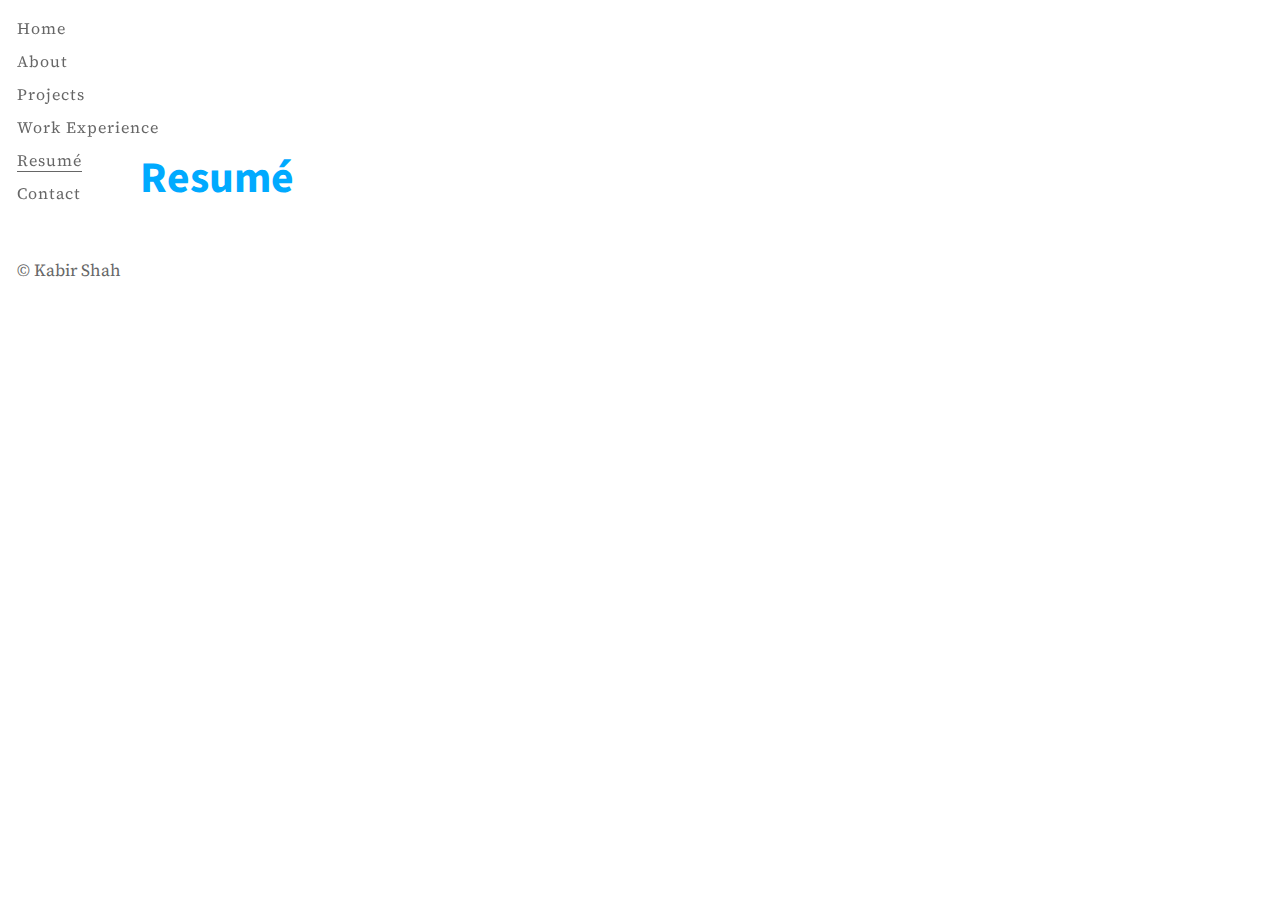
<file: Shah_resume.html>
<!DOCTYPE html>
<html>
   <head>
      <meta charset="UTF-8" />
      <meta http-equiv="X-UA-Compatible" content="IE=edge" />
      <meta name="viewport" content="width=device-width, initial-scale=1" />
      <meta name="author" content="Kabir Shah" />

      <title>Kabir Shah</title>

      <link
         href="https://fonts.googleapis.com/css?family=Source+Serif+Pro|Source+Sans+Pro:700"
         rel="stylesheet"
      />
      <link rel="stylesheet" href="./css/styles.css" type="text/css" />
      <link rel="stylesheet" href="./css/resume.css" type="text/css" />
   </head>
   <body>
      <ul class="nav">
         <li><a href="./index.html">Home</a></li>
         <li><a href="./Shah_about.html">About</a></li>
         <li><a href="./Shah_projects.html">Projects</a></li>
         <li><a href="./Shah_work_experience.html">Work Experience</a></li>
         <li>
            <a href="./Shah_resume.html" class="nav-active">Resumé</a>
         </li>
         <li><a href="./Shah_contact.html">Contact</a></li>
      </ul>

      <div class="resume container">
         <h1><a href="./resume.pdf" target="_blank">Resumé</a></h1>
      </div>

      <footer>
         <p>&copy; Kabir Shah</p>
      </footer>
   </body>
</html>
</file>
<file: css/styles.css>
* {
	box-sizing: border-box;
}

html, body {
	margin: 0;
	padding: 0;
	color: #111111;
	font-family: "Source Sans Pro", sans-serif;
}

div, h1, h2, h3, h4, h5, h6, p, a, ul, ol, code, pre code, img, video, input, textarea, button {
	margin-top: 0;
	margin-bottom: 17px;
	animation: fade 1s ease;
}

h1, h2, h3, h4, h5, h6 {
	line-height: 1.3;
	font-weight: 700;
}

h1 {
	font-size: 43.60779px;
}

h2 {
	font-size: 37.27162px;
}

h3 {
	font-size: 31.85608257px;
}

h4 {
	font-size: 23.2713px;
}

h5 {
	font-size: 23.2713px;
}

h6 {
	font-size: 19.89px;
}

p {
	font-family: "Source Serif Pro", Georgia, serif;
	font-size: 17px;
	line-height: 1.5;
}

a {
	color: #00AAFF;
	text-decoration: none;
}

.container {
	max-width: 1000px;
	width: 90%;
	margin: 0 auto;
}

.nav {
	position: fixed;
	top: 17px;
	left: 17px;
	padding-left: 0;
	list-style: none;
}

.nav li {
	margin-bottom: 10px;
}

.nav li a {
	font-family: "Source Serif Pro", Georgia, serif;
	color: #666666;
	text-decoration: none;
	letter-spacing: 1px;
	transition: all .3s ease;
}

.nav li a:hover {
	color: #111111;
}

.nav-active {
	border-bottom: 1px solid #666666;
}

.nav-active:hover {
	border-bottom: 1px solid #111111;
}

footer {
	position: absolute;
	left: 17px;
}

footer p {
	margin-top: 34px;
	color: #666666;
}

@media screen and (max-width: 700px) {
	h1 {
		font-size: 33.311px;
	}
	
	h2 {
		font-size: 29.479px;
	}
	
	h3 {
		font-size: 26.088px;
	}
	
	h4 {
		font-size: 23.086px;
	}
	
	h5 {
		font-size: 20.43px;
	}
	
	h6 {
		font-size: 18.08px;
	}
	
	.nav {
		position: absolute;
		left: 0;
		
		display: flex;
		flex-direction: row;
		justify-content: space-around;
		
		width: 100%;
	}
}

@keyframes fade {
	from {
		opacity: 0;
	}
	
	to {
		opacity: 1;
	}
}
</file>
<file: css/index.css>
.nav-light li a {
	color: #F7F7F7;
}

.nav-light li a:hover {
	color: #FFFFFF;
}

.nav-light .nav-active {
	border-bottom: 1px solid #F7F7F7;
}

.nav-light .nav-active:hover {
	border-bottom: 1px solid #FFFFFF;
}

.head {
	display: flex;
	justify-content: center;
	align-items: center;
	height: 100vh;
	color: #FFFFFF;
	background: linear-gradient(45deg, hsla(150, 100%, 50%, 1), hsla(212.5, 100%, 50%, 1), hsla(275, 100%, 50%, 1));
	background-size: 800% 800%;
	animation: gradient 5s ease infinite;
}

.head-content {
	padding: 17px;
}

.about {
	display: flex;
    margin-top: 100px;
    margin-bottom: 100px;
}

.about-content {
	align-self: center;
}

.about-content h3 {
	font-family: "Source Serif Pro", Georgia, serif;
	font-weight: 400;
}

.projects {
	display: flex;
	flex-wrap: wrap;
	align-items: center;
	margin-top: 100px;
    margin-bottom: 100px;
}

.project-row {
	display: flex;
	flex-direction: row;
	justify-content: space-between;
}

.project {
	flex-grow: 1;
	flex-basis: 0;
	margin-right: 20px;
}

.project:last-of-type {
	margin-left: 20px;
	margin-right: 0;
}

.project-img {
	min-width: 300px;
	height: 300px;
	margin-bottom: 0;
	background-position: center;
	background-size: cover;
}

.project-img#transformer {
	background-image: url("../img/transformer-2.png");
}

.project-img#prison-escape {
	background-image: url("../img/prison-escape.png");
}

.project-img#floor-is-lava {
	background-image: url("../img/floor-is-lava.png");
}

.project-img#fortnite-jump {
	background-image: url("../img/fortnite-jump.png");
}

.project-body {
	padding-top: 17px;
	padding-right: 17px;
}

.project-body h5 {
	margin-bottom: 5px;
}

.secret-canvas {
	position: absolute;
	top: 50%;
	left: 50%;
	transform: translate(-50%, -50%);
}

@keyframes gradient {
	0% {
		background-position: 0% 50%;
	}
	50% {
		background-position: 100% 50%;
	}
	100% {
		background-position: 0% 50%;
	}
}

@media screen and (max-width: 700px) {
	.project-row {
		flex-direction: column;
	}

	.project, .project:last-of-type {
		margin-left: 0;
		margin-right: 0;
	}
}
</file>
<file: css/about.css>
.about {
	margin-top: 150px;
}

.about-portrait {
	background-image: url("../img/portrait.jpg");
	background-position: center;
	background-size: cover;
	width: 100%;
	height: 400px;
}
</file>
<file: css/contact.css>
.contact {
    width: 300px;
    margin-top: 150px;
}

footer {
    bottom: 17px;
}
</file>
<file: css/projects.css>
.projects {
    margin-top: 150px;
}

.project {
    display: flex;
    justify-content: space-between;
    flex-wrap: wrap;
}

.project-content {
    display: flex;
    flex-direction: column;
    flex-basis: 600px;
}

.project-date {
    color: #666666;
}

.project-media {
    display: flex;
    flex-direction: column;
}
</file>
<file: css/resume.css>
.resume {
    margin-top: 150px;
}
</file>
